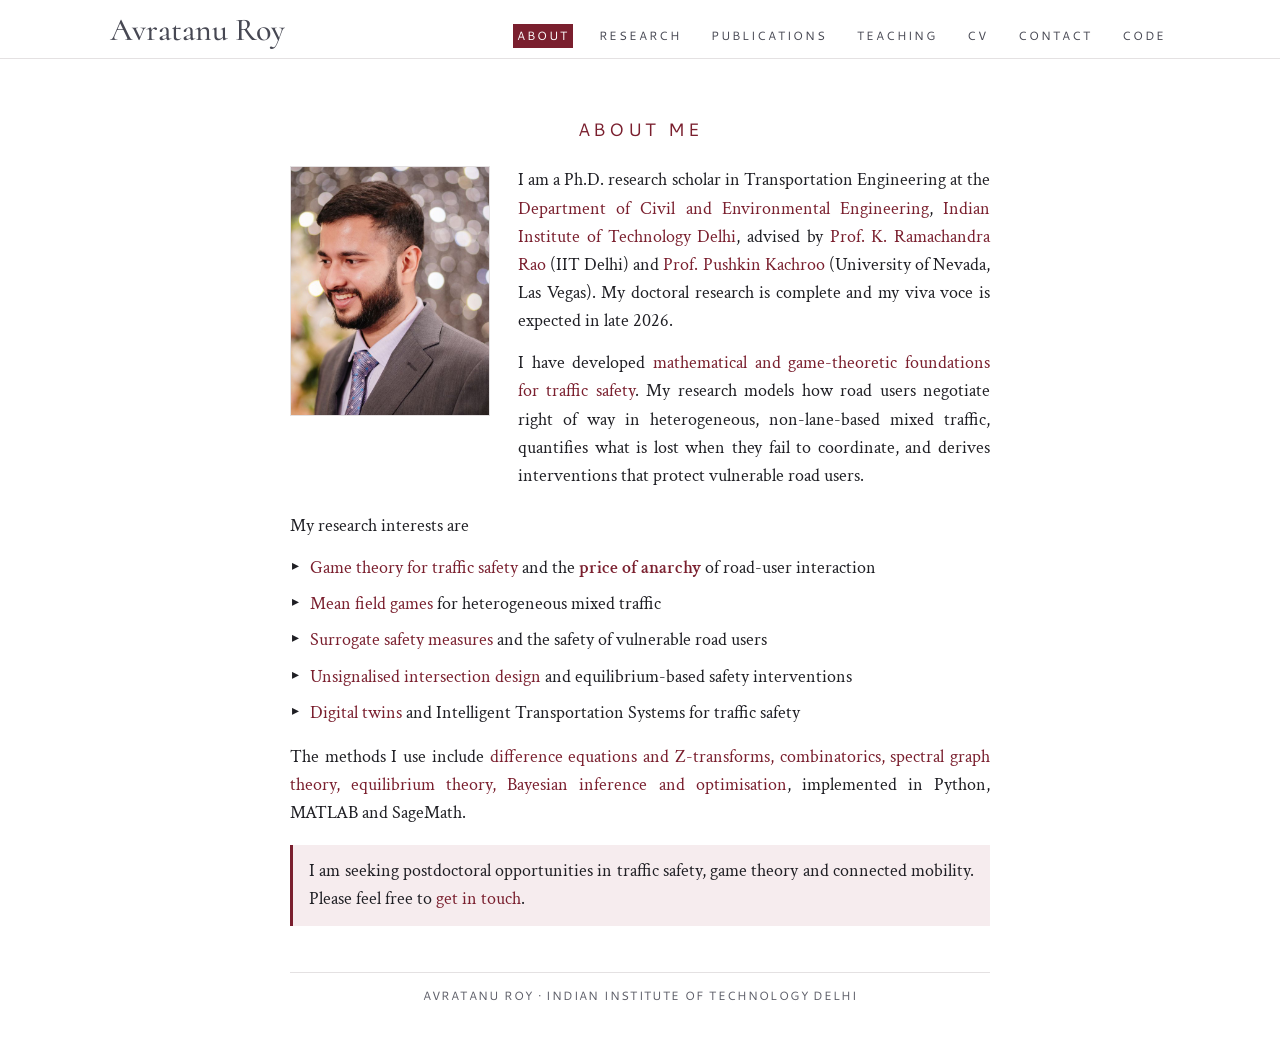
<file: index.html>
<!doctype html>
<html lang="en">
<head>
<meta charset="utf-8">
<meta name="viewport" content="width=device-width, initial-scale=1">
<title>Avratanu Roy</title>
<meta name="description" content="Avratanu Roy, Ph.D. research scholar in Transportation Engineering at IIT Delhi. Game theory, mean field games and mathematical modelling for traffic safety.">
<meta name="author" content="Avratanu Roy">
<meta property="og:title" content="Avratanu Roy">
<meta property="og:description" content="Avratanu Roy, Ph.D. research scholar in Transportation Engineering at IIT Delhi. Game theory, mean field games and mathematical modelling for traffic safety.">
<meta property="og:type" content="website">
<link rel="icon" href="data:image/svg+xml,%3Csvg xmlns='http://www.w3.org/2000/svg' viewBox='0 0 32 32'%3E%3Crect width='32' height='32' fill='%237a1f2e'/%3E%3Ctext x='16' y='22' font-size='16' text-anchor='middle' fill='white' font-family='Georgia'%3EAR%3C/text%3E%3C/svg%3E">
<link rel="preconnect" href="https://fonts.googleapis.com">
<link rel="preconnect" href="https://fonts.gstatic.com" crossorigin>
<link rel="stylesheet" href="https://fonts.googleapis.com/css2?family=Cormorant:wght@500;600&family=Cantarell:wght@400;700&family=Crimson+Text:ital,wght@0,400;0,600;1,400&display=swap">
<link rel="stylesheet" href="assets/style.css">
</head>
<body data-page="about">
<header class="topbar">
  <div class="topbar-inner">
    <a class="brand" href="index.html">Avratanu Roy</a>
    <nav class="menu" aria-label="Main menu">
      <a href="index.html" data-page="about">About</a>
      <a href="research.html" data-page="research">Research</a>
      <a href="publications.html" data-page="publications">Publications</a>
      <a href="teaching.html" data-page="teaching">Teaching</a>
      <a href="cv.html" data-page="cv">CV</a>
      <a href="contact.html" data-page="contact">Contact</a>
      <a href="https://github.com/avratanuroy/traffic-conflict-game-theory" target="_blank" rel="noopener">Code</a>
    </nav>
  </div>
</header>

<main>
<h1 class="page-title">About me</h1>
<div class="intro">
  <img class="portrait" src="assets/photo.jpg" alt="Portrait of Avratanu Roy" width="640" height="800">
  <div>
    <p>I am a Ph.D. research scholar in Transportation Engineering at the
      <span class="hl">Department of Civil and Environmental Engineering</span>,
      <span class="hl">Indian Institute of Technology Delhi</span>, advised by
      <span class="hl">Prof. K. Ramachandra Rao</span> (IIT Delhi) and
      <span class="hl">Prof. Pushkin Kachroo</span> (University of Nevada, Las Vegas).
      My doctoral research is complete and my viva voce is expected in late 2026.</p>
    <p>I have developed <span class="hl">mathematical and game-theoretic foundations for traffic safety</span>.
      My research models how road users negotiate right of way in heterogeneous, non-lane-based mixed traffic,
      quantifies what is lost when they fail to coordinate, and derives interventions that protect vulnerable road users.</p>
  </div>
</div>

<p>My research interests are</p>
<ul class="tri">
  <li><span class="hl">Game theory for traffic safety</span> and the <span class="poa">price of anarchy</span> of road-user interaction</li>
  <li><span class="hl">Mean field games</span> for heterogeneous mixed traffic</li>
  <li><span class="hl">Surrogate safety measures</span> and the safety of vulnerable road users</li>
  <li><span class="hl">Unsignalised intersection design</span> and equilibrium-based safety interventions</li>
  <li><span class="hl">Digital twins</span> and Intelligent Transportation Systems for traffic safety</li>
</ul>
<p>The methods I use include <span class="hl">difference equations and Z-transforms, combinatorics, spectral graph
  theory, equilibrium theory, Bayesian inference and optimisation</span>, implemented in Python, MATLAB and SageMath.</p>

<div class="note">
  <p>I am seeking postdoctoral opportunities in traffic safety, game theory and connected mobility.
    Please feel free to <a href="contact.html">get in touch</a>.</p>
</div>
</main>

<footer>Avratanu Roy &middot; Indian Institute of Technology Delhi</footer>
<script src="assets/main.js"></script>
</body>
</html>
</file>
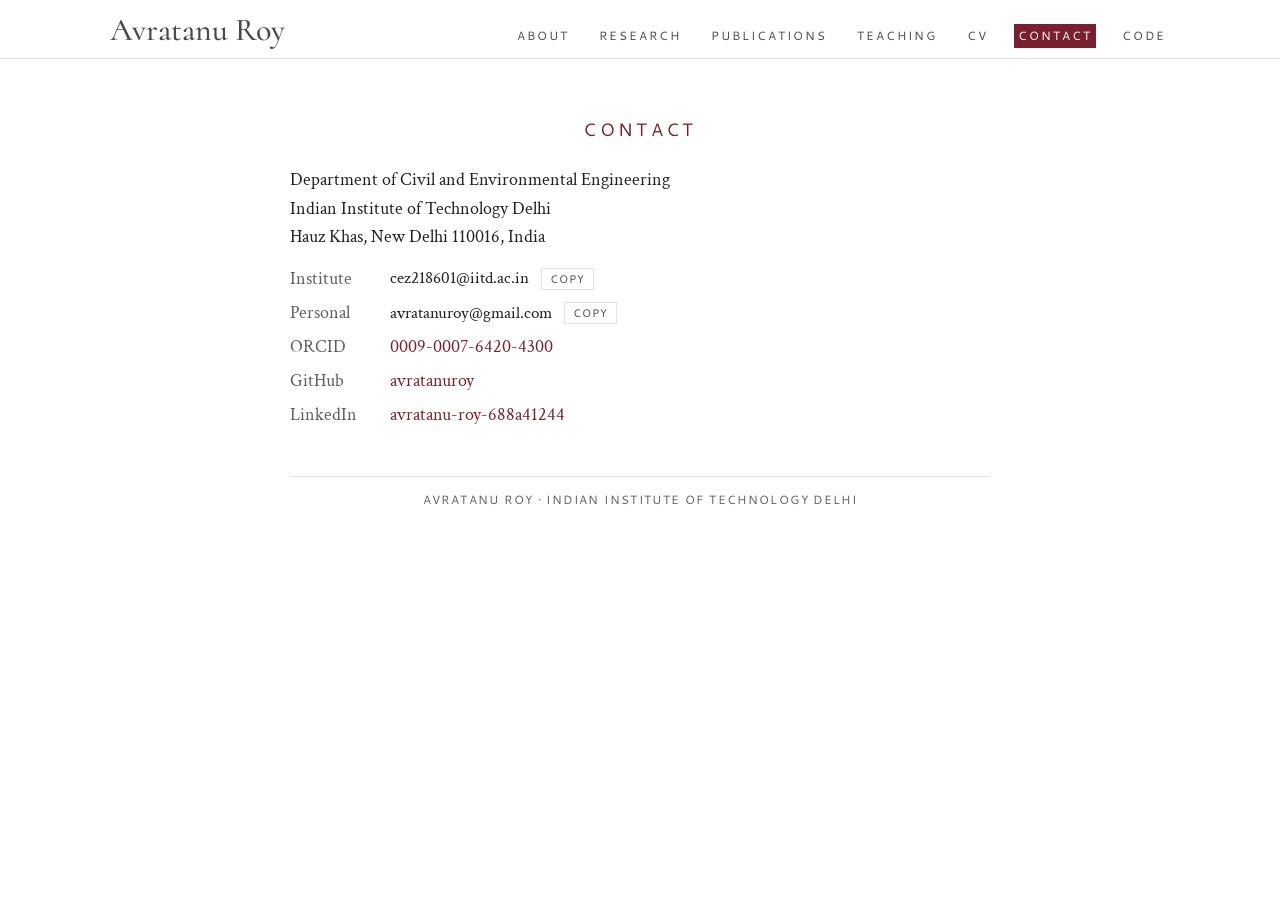
<file: contact.html>
<!doctype html>
<html lang="en">
<head>
<meta charset="utf-8">
<meta name="viewport" content="width=device-width, initial-scale=1">
<title>Contact | Avratanu Roy</title>
<meta name="description" content="Avratanu Roy, Ph.D. research scholar in Transportation Engineering at IIT Delhi. Game theory, mean field games and mathematical modelling for traffic safety.">
<meta name="author" content="Avratanu Roy">
<meta property="og:title" content="Contact | Avratanu Roy">
<meta property="og:description" content="Avratanu Roy, Ph.D. research scholar in Transportation Engineering at IIT Delhi. Game theory, mean field games and mathematical modelling for traffic safety.">
<meta property="og:type" content="website">
<link rel="icon" href="data:image/svg+xml,%3Csvg xmlns='http://www.w3.org/2000/svg' viewBox='0 0 32 32'%3E%3Crect width='32' height='32' fill='%237a1f2e'/%3E%3Ctext x='16' y='22' font-size='16' text-anchor='middle' fill='white' font-family='Georgia'%3EAR%3C/text%3E%3C/svg%3E">
<link rel="preconnect" href="https://fonts.googleapis.com">
<link rel="preconnect" href="https://fonts.gstatic.com" crossorigin>
<link rel="stylesheet" href="https://fonts.googleapis.com/css2?family=Cormorant:wght@500;600&family=Cantarell:wght@400;700&family=Crimson+Text:ital,wght@0,400;0,600;1,400&display=swap">
<link rel="stylesheet" href="assets/style.css">
</head>
<body data-page="contact">
<header class="topbar">
  <div class="topbar-inner">
    <a class="brand" href="index.html">Avratanu Roy</a>
    <nav class="menu" aria-label="Main menu">
      <a href="index.html" data-page="about">About</a>
      <a href="research.html" data-page="research">Research</a>
      <a href="publications.html" data-page="publications">Publications</a>
      <a href="teaching.html" data-page="teaching">Teaching</a>
      <a href="cv.html" data-page="cv">CV</a>
      <a href="contact.html" data-page="contact">Contact</a>
      <a href="https://github.com/avratanuroy/traffic-conflict-game-theory" target="_blank" rel="noopener">Code</a>
    </nav>
  </div>
</header>

<main>
<h1 class="page-title">Contact</h1>
<p>Department of Civil and Environmental Engineering<br>
  Indian Institute of Technology Delhi<br>
  Hauz Khas, New Delhi 110016, India</p>
<div class="contact">
  <div class="contact-row"><span class="k">Institute</span><code id="mail1">cez218601@iitd.ac.in</code><button class="copy" type="button" data-target="mail1">Copy</button></div>
  <div class="contact-row"><span class="k">Personal</span><code id="mail2">avratanuroy@gmail.com</code><button class="copy" type="button" data-target="mail2">Copy</button></div>
  <div class="contact-row"><span class="k">ORCID</span><a href="https://orcid.org/0009-0007-6420-4300" target="_blank" rel="noopener">0009-0007-6420-4300</a></div>
  <div class="contact-row"><span class="k">GitHub</span><a href="https://github.com/avratanuroy" target="_blank" rel="noopener">avratanuroy</a></div>
  <div class="contact-row"><span class="k">LinkedIn</span><a href="https://www.linkedin.com/in/avratanu-roy-688a41244" target="_blank" rel="noopener">avratanu-roy-688a41244</a></div>
</div>
</main>

<footer>Avratanu Roy &middot; Indian Institute of Technology Delhi</footer>
<script src="assets/main.js"></script>
</body>
</html>
</file>
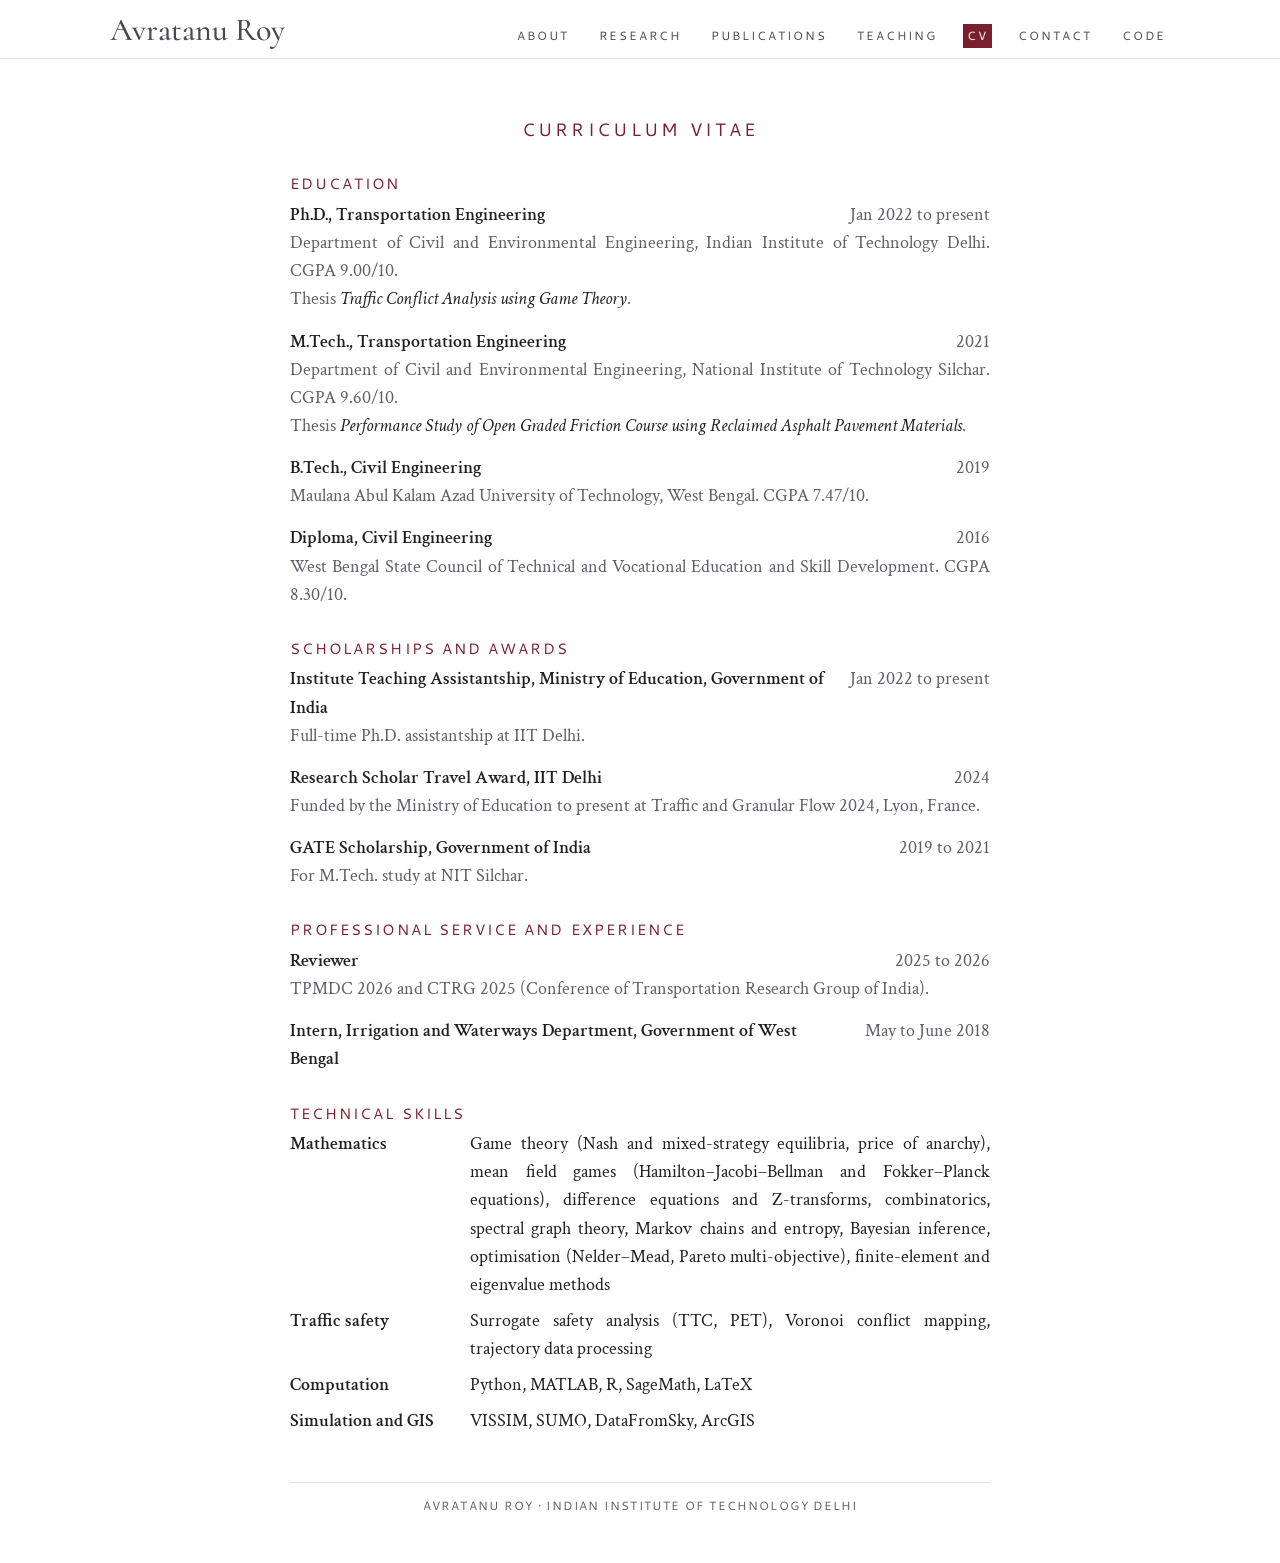
<file: cv.html>
<!doctype html>
<html lang="en">
<head>
<meta charset="utf-8">
<meta name="viewport" content="width=device-width, initial-scale=1">
<title>CV | Avratanu Roy</title>
<meta name="description" content="Avratanu Roy, Ph.D. research scholar in Transportation Engineering at IIT Delhi. Game theory, mean field games and mathematical modelling for traffic safety.">
<meta name="author" content="Avratanu Roy">
<meta property="og:title" content="CV | Avratanu Roy">
<meta property="og:description" content="Avratanu Roy, Ph.D. research scholar in Transportation Engineering at IIT Delhi. Game theory, mean field games and mathematical modelling for traffic safety.">
<meta property="og:type" content="website">
<link rel="icon" href="data:image/svg+xml,%3Csvg xmlns='http://www.w3.org/2000/svg' viewBox='0 0 32 32'%3E%3Crect width='32' height='32' fill='%237a1f2e'/%3E%3Ctext x='16' y='22' font-size='16' text-anchor='middle' fill='white' font-family='Georgia'%3EAR%3C/text%3E%3C/svg%3E">
<link rel="preconnect" href="https://fonts.googleapis.com">
<link rel="preconnect" href="https://fonts.gstatic.com" crossorigin>
<link rel="stylesheet" href="https://fonts.googleapis.com/css2?family=Cormorant:wght@500;600&family=Cantarell:wght@400;700&family=Crimson+Text:ital,wght@0,400;0,600;1,400&display=swap">
<link rel="stylesheet" href="assets/style.css">
</head>
<body data-page="cv">
<header class="topbar">
  <div class="topbar-inner">
    <a class="brand" href="index.html">Avratanu Roy</a>
    <nav class="menu" aria-label="Main menu">
      <a href="index.html" data-page="about">About</a>
      <a href="research.html" data-page="research">Research</a>
      <a href="publications.html" data-page="publications">Publications</a>
      <a href="teaching.html" data-page="teaching">Teaching</a>
      <a href="cv.html" data-page="cv">CV</a>
      <a href="contact.html" data-page="contact">Contact</a>
      <a href="https://github.com/avratanuroy/traffic-conflict-game-theory" target="_blank" rel="noopener">Code</a>
    </nav>
  </div>
</header>

<main>
<h1 class="page-title">Curriculum vitae</h1>

<h2 class="sub-title">Education</h2>
<div class="cv-entry"><span class="what">Ph.D., Transportation Engineering</span><span class="when">Jan 2022 to present</span>
  <span class="where">Department of Civil and Environmental Engineering, Indian Institute of Technology Delhi. CGPA 9.00/10.<br>Thesis <em>Traffic Conflict Analysis using Game Theory</em>.</span></div>
<div class="cv-entry"><span class="what">M.Tech., Transportation Engineering</span><span class="when">2021</span>
  <span class="where">Department of Civil and Environmental Engineering, National Institute of Technology Silchar. CGPA 9.60/10.<br>Thesis <em>Performance Study of Open Graded Friction Course using Reclaimed Asphalt Pavement Materials</em>.</span></div>
<div class="cv-entry"><span class="what">B.Tech., Civil Engineering</span><span class="when">2019</span>
  <span class="where">Maulana Abul Kalam Azad University of Technology, West Bengal. CGPA 7.47/10.</span></div>
<div class="cv-entry"><span class="what">Diploma, Civil Engineering</span><span class="when">2016</span>
  <span class="where">West Bengal State Council of Technical and Vocational Education and Skill Development. CGPA 8.30/10.</span></div>

<h2 class="sub-title">Scholarships and awards</h2>
<div class="cv-entry"><span class="what">Institute Teaching Assistantship, Ministry of Education, Government of India</span><span class="when">Jan 2022 to present</span>
  <span class="where">Full-time Ph.D. assistantship at IIT Delhi.</span></div>
<div class="cv-entry"><span class="what">Research Scholar Travel Award, IIT Delhi</span><span class="when">2024</span>
  <span class="where">Funded by the Ministry of Education to present at Traffic and Granular Flow 2024, Lyon, France.</span></div>
<div class="cv-entry"><span class="what">GATE Scholarship, Government of India</span><span class="when">2019 to 2021</span>
  <span class="where">For M.Tech. study at NIT Silchar.</span></div>

<h2 class="sub-title">Professional service and experience</h2>
<div class="cv-entry"><span class="what">Reviewer</span><span class="when">2025 to 2026</span>
  <span class="where">TPMDC 2026 and CTRG 2025 (Conference of Transportation Research Group of India).</span></div>
<div class="cv-entry"><span class="what">Intern, Irrigation and Waterways Department, Government of West Bengal</span><span class="when">May to June 2018</span></div>

<h2 class="sub-title">Technical skills</h2>
<dl class="skills">
  <div><dt>Mathematics</dt><dd>Game theory (Nash and mixed-strategy equilibria, price of anarchy), mean field games (Hamilton&ndash;Jacobi&ndash;Bellman and Fokker&ndash;Planck equations), difference equations and Z-transforms, combinatorics, spectral graph theory, Markov chains and entropy, Bayesian inference, optimisation (Nelder&ndash;Mead, Pareto multi-objective), finite-element and eigenvalue methods</dd></div>
  <div><dt>Traffic safety</dt><dd>Surrogate safety analysis (TTC, PET), Voronoi conflict mapping, trajectory data processing</dd></div>
  <div><dt>Computation</dt><dd>Python, MATLAB, R, SageMath, LaTeX</dd></div>
  <div><dt>Simulation and GIS</dt><dd>VISSIM, SUMO, DataFromSky, ArcGIS</dd></div>
</dl>
</main>

<footer>Avratanu Roy &middot; Indian Institute of Technology Delhi</footer>
<script src="assets/main.js"></script>
</body>
</html>
</file>
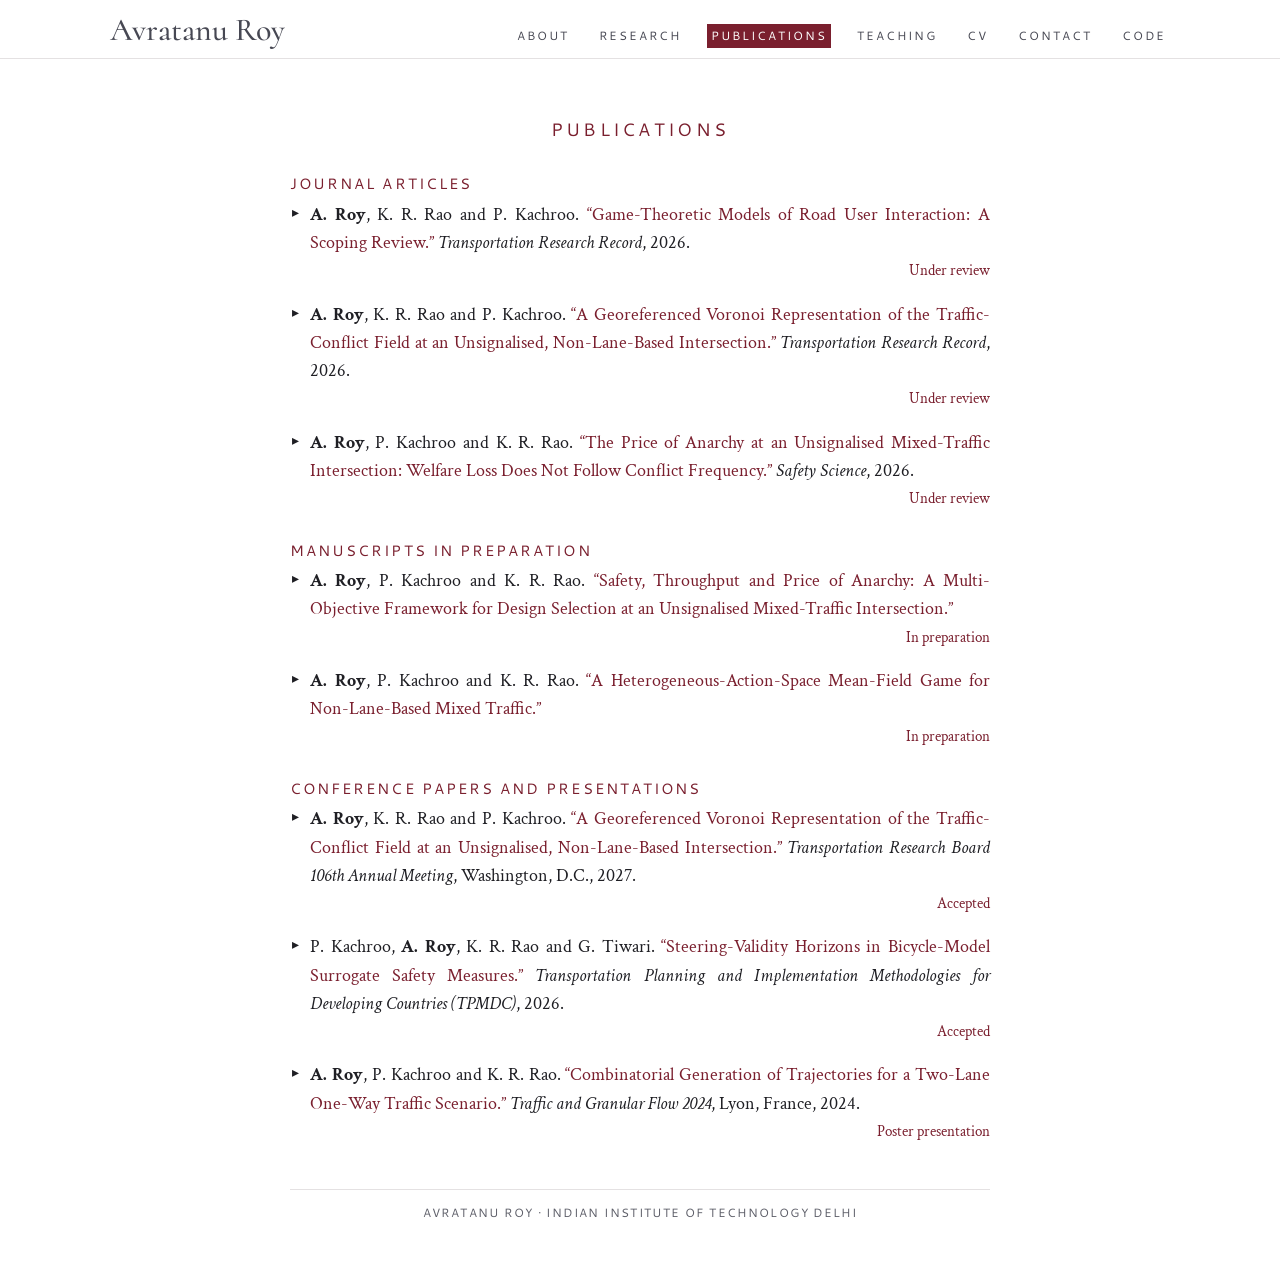
<file: publications.html>
<!doctype html>
<html lang="en">
<head>
<meta charset="utf-8">
<meta name="viewport" content="width=device-width, initial-scale=1">
<title>Publications | Avratanu Roy</title>
<meta name="description" content="Avratanu Roy, Ph.D. research scholar in Transportation Engineering at IIT Delhi. Game theory, mean field games and mathematical modelling for traffic safety.">
<meta name="author" content="Avratanu Roy">
<meta property="og:title" content="Publications | Avratanu Roy">
<meta property="og:description" content="Avratanu Roy, Ph.D. research scholar in Transportation Engineering at IIT Delhi. Game theory, mean field games and mathematical modelling for traffic safety.">
<meta property="og:type" content="website">
<link rel="icon" href="data:image/svg+xml,%3Csvg xmlns='http://www.w3.org/2000/svg' viewBox='0 0 32 32'%3E%3Crect width='32' height='32' fill='%237a1f2e'/%3E%3Ctext x='16' y='22' font-size='16' text-anchor='middle' fill='white' font-family='Georgia'%3EAR%3C/text%3E%3C/svg%3E">
<link rel="preconnect" href="https://fonts.googleapis.com">
<link rel="preconnect" href="https://fonts.gstatic.com" crossorigin>
<link rel="stylesheet" href="https://fonts.googleapis.com/css2?family=Cormorant:wght@500;600&family=Cantarell:wght@400;700&family=Crimson+Text:ital,wght@0,400;0,600;1,400&display=swap">
<link rel="stylesheet" href="assets/style.css">
</head>
<body data-page="publications">
<header class="topbar">
  <div class="topbar-inner">
    <a class="brand" href="index.html">Avratanu Roy</a>
    <nav class="menu" aria-label="Main menu">
      <a href="index.html" data-page="about">About</a>
      <a href="research.html" data-page="research">Research</a>
      <a href="publications.html" data-page="publications">Publications</a>
      <a href="teaching.html" data-page="teaching">Teaching</a>
      <a href="cv.html" data-page="cv">CV</a>
      <a href="contact.html" data-page="contact">Contact</a>
      <a href="https://github.com/avratanuroy/traffic-conflict-game-theory" target="_blank" rel="noopener">Code</a>
    </nav>
  </div>
</header>

<main>
<h1 class="page-title">Publications</h1>

<h2 class="sub-title">Journal articles</h2>
<ul class="pubs">
  <li><strong>A. Roy</strong>, K. R. Rao and P. Kachroo. <span class="t">&ldquo;Game-Theoretic Models of Road User Interaction: A Scoping Review.&rdquo;</span>
    <span class="v">Transportation Research Record</span>, 2026. <span class="s">Under review</span></li>
  <li><strong>A. Roy</strong>, K. R. Rao and P. Kachroo. <span class="t">&ldquo;A Georeferenced Voronoi Representation of the Traffic-Conflict Field at an Unsignalised, Non-Lane-Based Intersection.&rdquo;</span>
    <span class="v">Transportation Research Record</span>, 2026. <span class="s">Under review</span></li>
  <li><strong>A. Roy</strong>, P. Kachroo and K. R. Rao. <span class="t">&ldquo;The Price of Anarchy at an Unsignalised Mixed-Traffic Intersection: Welfare Loss Does Not Follow Conflict Frequency.&rdquo;</span>
    <span class="v">Safety Science</span>, 2026. <span class="s">Under review</span></li>
</ul>

<h2 class="sub-title">Manuscripts in preparation</h2>
<ul class="pubs">
  <li><strong>A. Roy</strong>, P. Kachroo and K. R. Rao. <span class="t">&ldquo;Safety, Throughput and Price of Anarchy: A Multi-Objective Framework for Design Selection at an Unsignalised Mixed-Traffic Intersection.&rdquo;</span>
    <span class="s">In preparation</span></li>
  <li><strong>A. Roy</strong>, P. Kachroo and K. R. Rao. <span class="t">&ldquo;A Heterogeneous-Action-Space Mean-Field Game for Non-Lane-Based Mixed Traffic.&rdquo;</span>
    <span class="s">In preparation</span></li>
</ul>

<h2 class="sub-title">Conference papers and presentations</h2>
<ul class="pubs">
  <li><strong>A. Roy</strong>, K. R. Rao and P. Kachroo. <span class="t">&ldquo;A Georeferenced Voronoi Representation of the Traffic-Conflict Field at an Unsignalised, Non-Lane-Based Intersection.&rdquo;</span>
    <span class="v">Transportation Research Board 106th Annual Meeting</span>, Washington, D.C., 2027. <span class="s">Accepted</span></li>
  <li>P. Kachroo, <strong>A. Roy</strong>, K. R. Rao and G. Tiwari. <span class="t">&ldquo;Steering-Validity Horizons in Bicycle-Model Surrogate Safety Measures.&rdquo;</span>
    <span class="v">Transportation Planning and Implementation Methodologies for Developing Countries (TPMDC)</span>, 2026. <span class="s">Accepted</span></li>
  <li><strong>A. Roy</strong>, P. Kachroo and K. R. Rao. <span class="t">&ldquo;Combinatorial Generation of Trajectories for a Two-Lane One-Way Traffic Scenario.&rdquo;</span>
    <span class="v">Traffic and Granular Flow 2024</span>, Lyon, France, 2024. <span class="s">Poster presentation</span></li>
</ul>
</main>

<footer>Avratanu Roy &middot; Indian Institute of Technology Delhi</footer>
<script src="assets/main.js"></script>
</body>
</html>
</file>
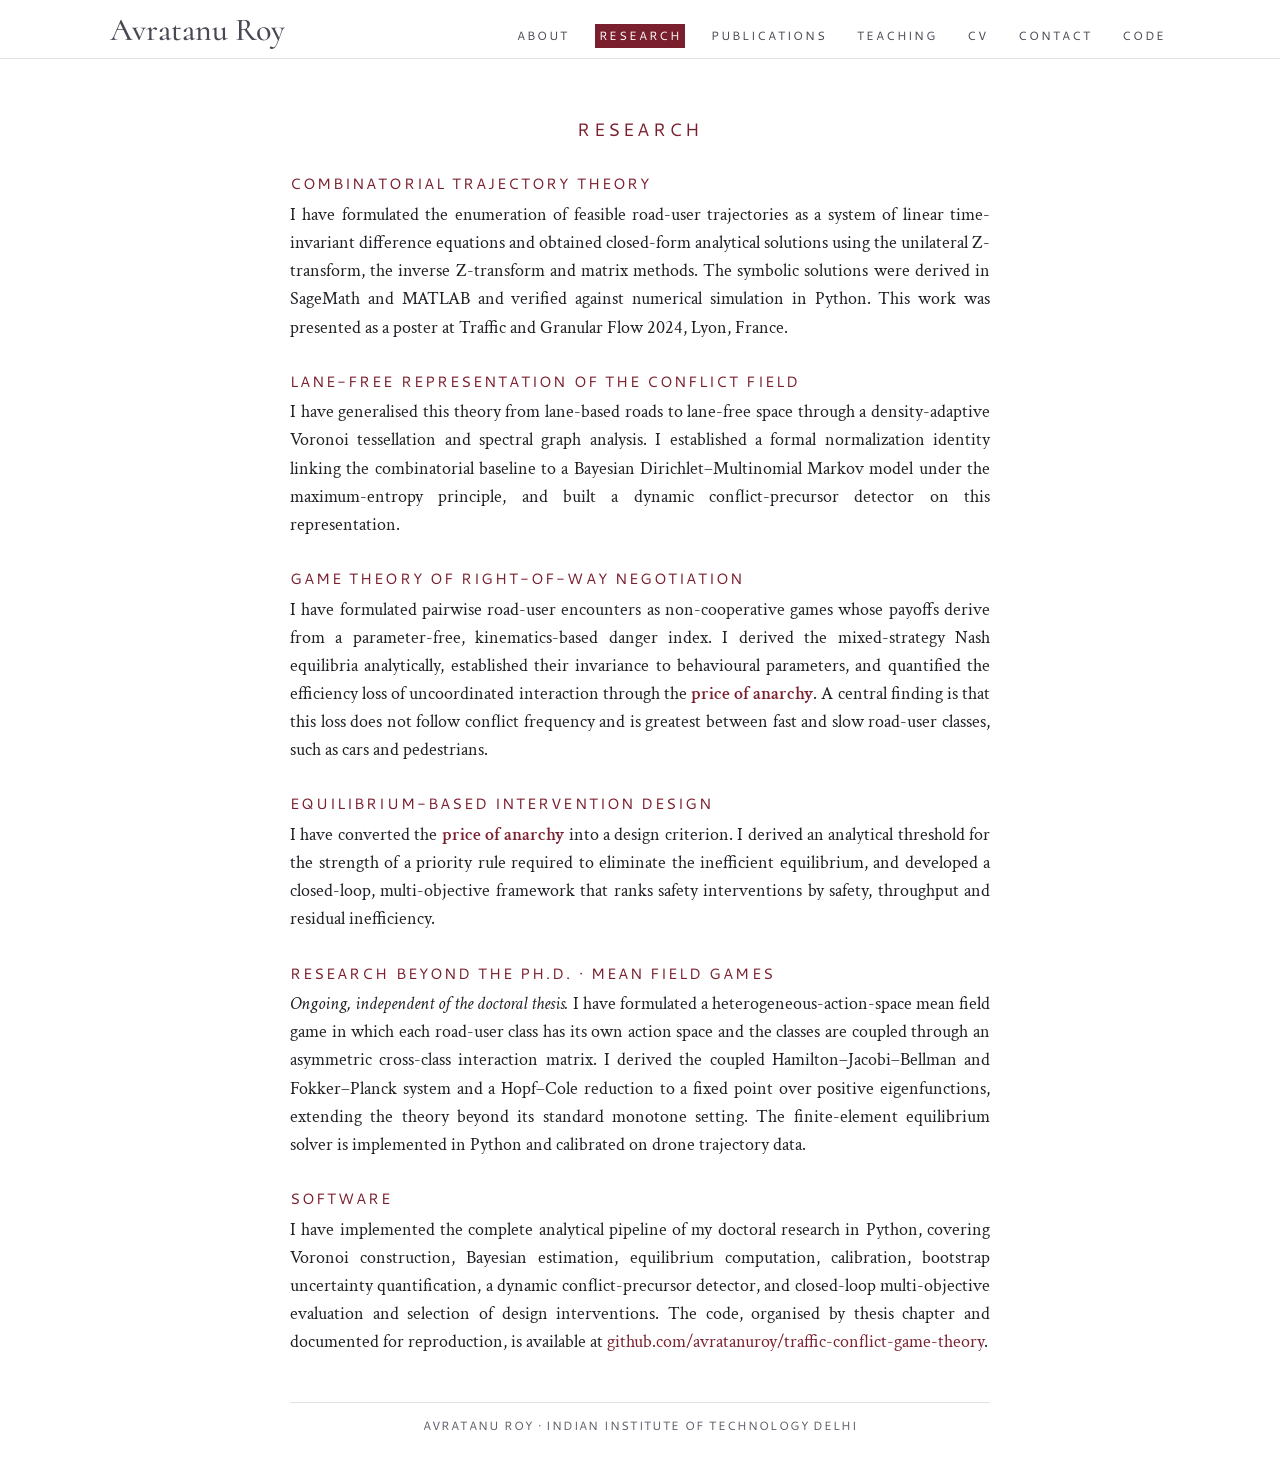
<file: research.html>
<!doctype html>
<html lang="en">
<head>
<meta charset="utf-8">
<meta name="viewport" content="width=device-width, initial-scale=1">
<title>Research | Avratanu Roy</title>
<meta name="description" content="Avratanu Roy, Ph.D. research scholar in Transportation Engineering at IIT Delhi. Game theory, mean field games and mathematical modelling for traffic safety.">
<meta name="author" content="Avratanu Roy">
<meta property="og:title" content="Research | Avratanu Roy">
<meta property="og:description" content="Avratanu Roy, Ph.D. research scholar in Transportation Engineering at IIT Delhi. Game theory, mean field games and mathematical modelling for traffic safety.">
<meta property="og:type" content="website">
<link rel="icon" href="data:image/svg+xml,%3Csvg xmlns='http://www.w3.org/2000/svg' viewBox='0 0 32 32'%3E%3Crect width='32' height='32' fill='%237a1f2e'/%3E%3Ctext x='16' y='22' font-size='16' text-anchor='middle' fill='white' font-family='Georgia'%3EAR%3C/text%3E%3C/svg%3E">
<link rel="preconnect" href="https://fonts.googleapis.com">
<link rel="preconnect" href="https://fonts.gstatic.com" crossorigin>
<link rel="stylesheet" href="https://fonts.googleapis.com/css2?family=Cormorant:wght@500;600&family=Cantarell:wght@400;700&family=Crimson+Text:ital,wght@0,400;0,600;1,400&display=swap">
<link rel="stylesheet" href="assets/style.css">
</head>
<body data-page="research">
<header class="topbar">
  <div class="topbar-inner">
    <a class="brand" href="index.html">Avratanu Roy</a>
    <nav class="menu" aria-label="Main menu">
      <a href="index.html" data-page="about">About</a>
      <a href="research.html" data-page="research">Research</a>
      <a href="publications.html" data-page="publications">Publications</a>
      <a href="teaching.html" data-page="teaching">Teaching</a>
      <a href="cv.html" data-page="cv">CV</a>
      <a href="contact.html" data-page="contact">Contact</a>
      <a href="https://github.com/avratanuroy/traffic-conflict-game-theory" target="_blank" rel="noopener">Code</a>
    </nav>
  </div>
</header>

<main>
<h1 class="page-title">Research</h1>

<h2 class="sub-title">Combinatorial trajectory theory</h2>
<p>I have formulated the enumeration of feasible road-user trajectories as a system of linear time-invariant
  difference equations and obtained closed-form analytical solutions using the unilateral Z-transform, the inverse
  Z-transform and matrix methods. The symbolic solutions were derived in SageMath and MATLAB and verified against
  numerical simulation in Python. This work was presented as a poster at Traffic and Granular Flow 2024, Lyon, France.</p>

<h2 class="sub-title">Lane-free representation of the conflict field</h2>
<p>I have generalised this theory from lane-based roads to lane-free space through a density-adaptive Voronoi
  tessellation and spectral graph analysis. I established a formal normalization identity linking the combinatorial
  baseline to a Bayesian Dirichlet&ndash;Multinomial Markov model under the maximum-entropy principle, and built a
  dynamic conflict-precursor detector on this representation.</p>

<h2 class="sub-title">Game theory of right-of-way negotiation</h2>
<p>I have formulated pairwise road-user encounters as non-cooperative games whose payoffs derive from a
  parameter-free, kinematics-based danger index. I derived the mixed-strategy Nash equilibria analytically,
  established their invariance to behavioural parameters, and quantified the efficiency loss of uncoordinated
  interaction through the <span class="poa">price of anarchy</span>. A central finding is that this loss does not
  follow conflict frequency and is greatest between fast and slow road-user classes, such as cars and pedestrians.</p>

<h2 class="sub-title">Equilibrium-based intervention design</h2>
<p>I have converted the <span class="poa">price of anarchy</span> into a design criterion. I derived an analytical
  threshold for the strength of a priority rule required to eliminate the inefficient equilibrium, and developed a
  closed-loop, multi-objective framework that ranks safety interventions by safety, throughput and residual
  inefficiency.</p>

<h2 class="sub-title">Research beyond the Ph.D. &middot; Mean field games</h2>
<p><em>Ongoing, independent of the doctoral thesis.</em> I have formulated a heterogeneous-action-space mean field
  game in which each road-user class has its own action space and the classes are coupled through an asymmetric
  cross-class interaction matrix. I derived the coupled Hamilton&ndash;Jacobi&ndash;Bellman and Fokker&ndash;Planck
  system and a Hopf&ndash;Cole reduction to a fixed point over positive eigenfunctions, extending the theory beyond its
  standard monotone setting. The finite-element equilibrium solver is implemented in Python and calibrated on drone
  trajectory data.</p>

<h2 class="sub-title">Software</h2>
<p>I have implemented the complete analytical pipeline of my doctoral research in Python, covering Voronoi
  construction, Bayesian estimation, equilibrium computation, calibration, bootstrap uncertainty quantification, a
  dynamic conflict-precursor detector, and closed-loop multi-objective evaluation and selection of design
  interventions. The code, organised by thesis chapter and documented for reproduction, is available at
  <a href="https://github.com/avratanuroy/traffic-conflict-game-theory" target="_blank" rel="noopener">github.com/avratanuroy/traffic-conflict-game-theory</a>.</p>
</main>

<footer>Avratanu Roy &middot; Indian Institute of Technology Delhi</footer>
<script src="assets/main.js"></script>
</body>
</html>
</file>
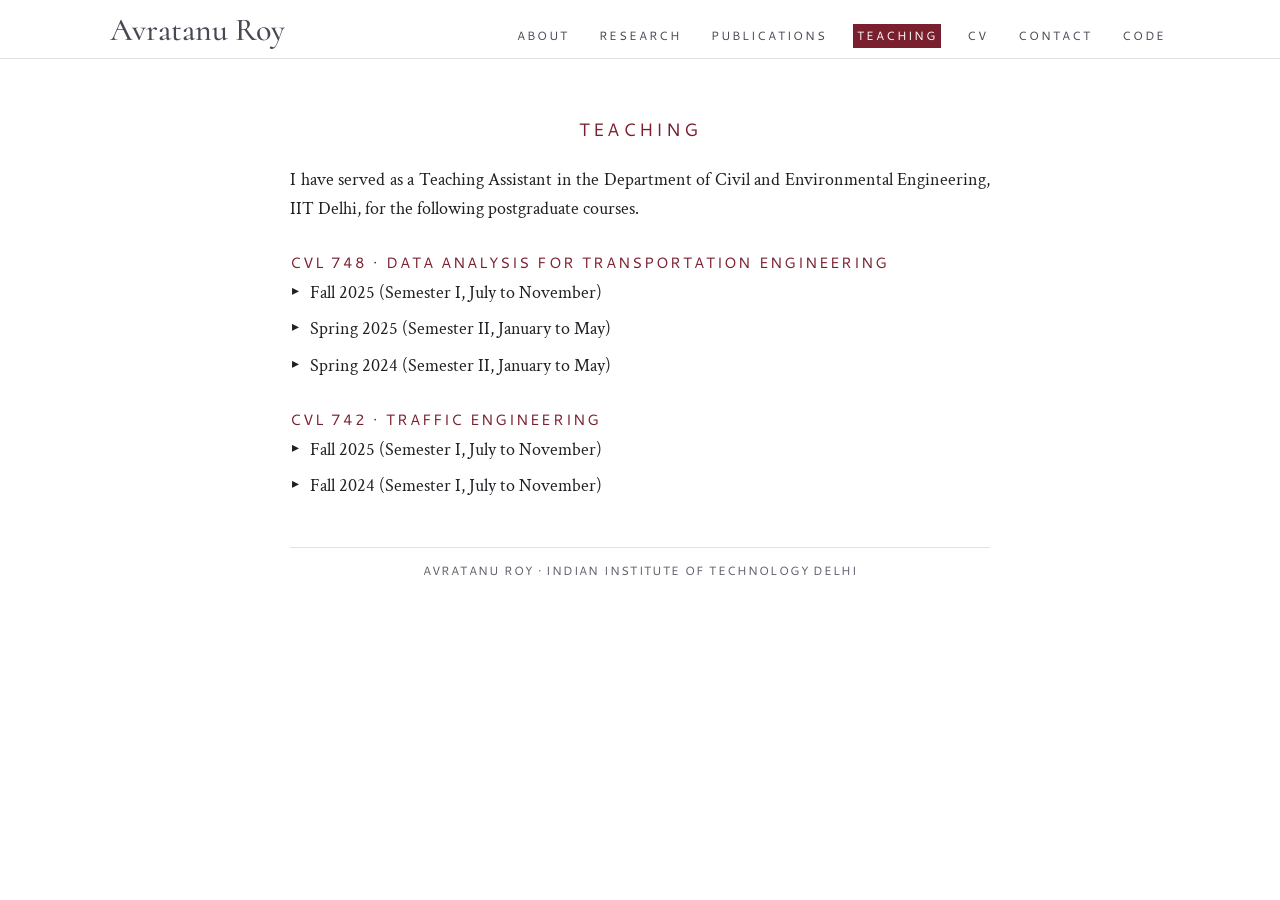
<file: teaching.html>
<!doctype html>
<html lang="en">
<head>
<meta charset="utf-8">
<meta name="viewport" content="width=device-width, initial-scale=1">
<title>Teaching | Avratanu Roy</title>
<meta name="description" content="Avratanu Roy, Ph.D. research scholar in Transportation Engineering at IIT Delhi. Game theory, mean field games and mathematical modelling for traffic safety.">
<meta name="author" content="Avratanu Roy">
<meta property="og:title" content="Teaching | Avratanu Roy">
<meta property="og:description" content="Avratanu Roy, Ph.D. research scholar in Transportation Engineering at IIT Delhi. Game theory, mean field games and mathematical modelling for traffic safety.">
<meta property="og:type" content="website">
<link rel="icon" href="data:image/svg+xml,%3Csvg xmlns='http://www.w3.org/2000/svg' viewBox='0 0 32 32'%3E%3Crect width='32' height='32' fill='%237a1f2e'/%3E%3Ctext x='16' y='22' font-size='16' text-anchor='middle' fill='white' font-family='Georgia'%3EAR%3C/text%3E%3C/svg%3E">
<link rel="preconnect" href="https://fonts.googleapis.com">
<link rel="preconnect" href="https://fonts.gstatic.com" crossorigin>
<link rel="stylesheet" href="https://fonts.googleapis.com/css2?family=Cormorant:wght@500;600&family=Cantarell:wght@400;700&family=Crimson+Text:ital,wght@0,400;0,600;1,400&display=swap">
<link rel="stylesheet" href="assets/style.css">
</head>
<body data-page="teaching">
<header class="topbar">
  <div class="topbar-inner">
    <a class="brand" href="index.html">Avratanu Roy</a>
    <nav class="menu" aria-label="Main menu">
      <a href="index.html" data-page="about">About</a>
      <a href="research.html" data-page="research">Research</a>
      <a href="publications.html" data-page="publications">Publications</a>
      <a href="teaching.html" data-page="teaching">Teaching</a>
      <a href="cv.html" data-page="cv">CV</a>
      <a href="contact.html" data-page="contact">Contact</a>
      <a href="https://github.com/avratanuroy/traffic-conflict-game-theory" target="_blank" rel="noopener">Code</a>
    </nav>
  </div>
</header>

<main>
<h1 class="page-title">Teaching</h1>
<p>I have served as a Teaching Assistant in the Department of Civil and Environmental Engineering, IIT Delhi,
  for the following postgraduate courses.</p>

<h2 class="sub-title">CVL 748 &middot; Data Analysis for Transportation Engineering</h2>
<ul class="tri">
  <li>Fall 2025 (Semester I, July to November)</li>
  <li>Spring 2025 (Semester II, January to May)</li>
  <li>Spring 2024 (Semester II, January to May)</li>
</ul>

<h2 class="sub-title">CVL 742 &middot; Traffic Engineering</h2>
<ul class="tri">
  <li>Fall 2025 (Semester I, July to November)</li>
  <li>Fall 2024 (Semester I, July to November)</li>
</ul>
</main>

<footer>Avratanu Roy &middot; Indian Institute of Technology Delhi</footer>
<script src="assets/main.js"></script>
</body>
</html>
</file>
<file: assets/style.css>
/* Avratanu Roy academic homepage
   Classic academic layout: top bar with name and letter-spaced menu, one centred reading column. */
:root {
  --bg: #ffffff;
  --ink: #1f1f24;
  --muted: #5d5e68;
  --heading: #474853;
  --accent: #7a1f2e;
  --accent-wash: #f6ecee;
  --rule: #e4e1e2;
  --field: #2f6a70;
  --font-name: "Cormorant", "Cormorant Garamond", Georgia, "Times New Roman", serif;
  --font-nav: "Cantarell", "Helvetica Neue", Arial, sans-serif;
  --font-body: "Crimson Text", Georgia, "Times New Roman", serif;
  --column: 700px;
  color-scheme: light;
}
* { box-sizing: border-box; }
html { scroll-behavior: smooth; }
@media (prefers-reduced-motion: reduce) { html { scroll-behavior: auto; } }
body {
  margin: 0;
  background: var(--bg);
  color: var(--ink);
  font-family: var(--font-body);
  font-size: 1.1rem;
  line-height: 1.6;
  padding-inline: 18px;
  padding-block: 0 48px;
}
img { max-width: 100%; }
a { color: var(--accent); text-decoration: none; }
a:hover { text-decoration: underline; text-underline-offset: 3px; }
a:focus-visible, button:focus-visible { outline: 2px solid var(--accent); outline-offset: 3px; border-radius: 2px; }

/* Top bar */
.topbar {
  position: sticky; top: 0; z-index: 5;
  background: var(--bg);
  border-bottom: 1px solid var(--rule);
  margin-inline: -18px; padding-inline: 18px;
}
.topbar-inner {
  max-width: 1060px; margin-inline: auto;
  display: flex; flex-wrap: wrap; align-items: baseline; justify-content: space-between;
  gap: 6px 28px; padding-block: 12px 10px;
}
.brand { font-family: var(--font-name); font-size: 2rem; font-weight: 500; color: var(--heading); line-height: 1.1; }
.brand:hover { text-decoration: none; }
.menu { display: flex; flex-wrap: wrap; gap: 4px 22px; }
.menu a {
  font-family: var(--font-nav); font-size: 0.78rem; letter-spacing: 0.16em;
  text-transform: uppercase; color: var(--heading); padding: 2px 4px;
}
.menu a:hover { color: var(--accent); text-decoration: none; }
.menu a[aria-current="page"] { background: var(--accent); color: #ffffff; }

/* Content */
main { max-width: var(--column); margin-inline: auto; padding-top: 30px; }
h1, h2, h3 { text-wrap: balance; }
.page-title {
  font-family: var(--font-nav); font-weight: 400; font-size: 1.15rem;
  letter-spacing: 0.18em; text-transform: uppercase; color: var(--accent);
  text-align: center; margin: 26px 0 22px;
}
.sub-title {
  font-family: var(--font-nav); font-weight: 400; font-size: 0.92rem;
  letter-spacing: 0.14em; text-transform: uppercase; color: var(--accent);
  margin: 30px 0 6px; line-height: 1.4;
}
p { margin: 0 0 14px; }
/* Book-style justified text with hyphenation for even word spacing */
main p, main li, .cv-entry .where, .skills dd {
  text-align: justify;
  text-justify: inter-word;
  hyphens: auto;
  -webkit-hyphens: auto;
}

.intro { display: grid; grid-template-columns: 200px minmax(0, 1fr); gap: 28px; align-items: start; margin-bottom: 8px; }
.intro.no-photo { grid-template-columns: minmax(0, 1fr); }
.portrait { display: block; width: 200px; max-width: 100%; height: auto; aspect-ratio: 4 / 5; object-fit: cover; border: 1px solid var(--rule); }

ul.tri { list-style: none; margin: 0 0 16px; padding: 0; display: grid; gap: 8px; }
ul.tri li { position: relative; padding-left: 20px; }
ul.tri li::before { content: "\25B8"; position: absolute; left: 2px; top: 0; font-size: 0.85rem; line-height: 1.9; }
.hl { color: var(--accent); }
.poa { font-weight: 600; color: var(--accent); }

.note { background: var(--accent-wash); border-left: 3px solid var(--accent); padding: 12px 16px; margin: 18px 0; }
.note p:last-child { margin-bottom: 0; }

/* Publications */
.pubs { list-style: none; margin: 0 0 8px; padding: 0; display: grid; gap: 18px; }
.pubs li { position: relative; padding-left: 20px; }
.pubs li::before { content: "\25B8"; position: absolute; left: 2px; top: 0; font-size: 0.85rem; line-height: 1.9; }
.pubs .t { color: var(--accent); }
.pubs .v { font-style: italic; }
.pubs .s { display: block; text-align: right; font-size: 0.92rem; color: var(--accent); margin-top: 2px; }

/* CV entries */
.cv-entry { display: grid; grid-template-columns: minmax(0, 1fr) auto; gap: 0 18px; margin-bottom: 14px; }
.cv-entry .what { font-weight: 600; }
.cv-entry .when { color: var(--muted); white-space: nowrap; font-variant-numeric: tabular-nums; }
.cv-entry .where { grid-column: 1 / -1; color: var(--muted); }
.cv-entry .where em { color: var(--ink); }

.skills { margin: 0; display: grid; gap: 8px; }
.skills div { display: grid; grid-template-columns: 10.5rem minmax(0, 1fr); gap: 12px; }
.skills dt { font-weight: 600; }
.skills dd { margin: 0; }

/* Contact */
.contact { display: grid; gap: 6px; }
.contact-row { display: flex; flex-wrap: wrap; align-items: center; gap: 6px 12px; }
.contact-row .k { width: 5.5rem; color: var(--muted); }
.contact-row code { font-family: var(--font-body); font-size: 1.05rem; user-select: all; }
.copy {
  font-family: var(--font-nav); font-size: 0.7rem; letter-spacing: 0.08em; text-transform: uppercase;
  border: 1px solid var(--rule); background: var(--bg); color: var(--heading);
  padding: 2px 8px; cursor: pointer;
}
.copy:hover { border-color: var(--accent); color: var(--accent); }

footer {
  max-width: var(--column); margin: 46px auto 0; padding-top: 14px;
  border-top: 1px solid var(--rule); text-align: center;
  font-family: var(--font-nav); font-size: 0.72rem; letter-spacing: 0.12em; text-transform: uppercase; color: var(--muted);
}

@media (max-width: 640px) {
  .brand { font-size: 1.7rem; }
  .menu { gap: 2px 14px; }
  .intro { grid-template-columns: 1fr; justify-items: center; }
  .portrait { width: 170px; }
  .skills div, .cv-entry { grid-template-columns: 1fr; }
  .contact-row .k { width: auto; }
}
</file>
